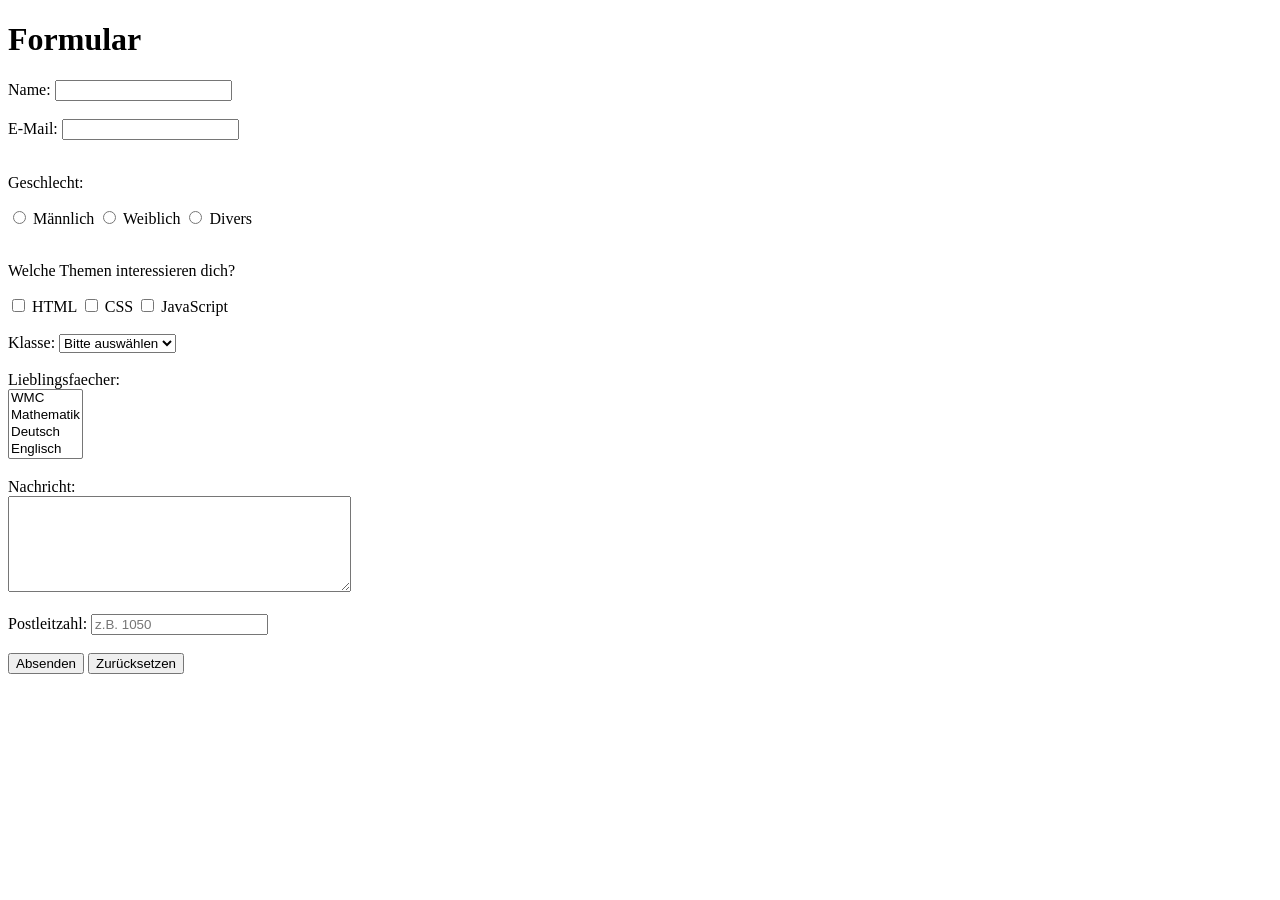
<file: index2.html>
<!DOCTYPE html>
<html lang="de">
<head>
    <meta charset="UTF-8">
    <title>Formular</title>
</head>

<body>

    <h1>Formular</h1>

    <form action="mailto:AK210524@spengergasse.at?subject=Formular"
          method="post"
          enctype="text/plain">

        <!-- Texteingabe -->
        <label for="name">Name:</label>
        <input type="text"
               id="name"
               name="Name"
               required>

        <br><br>

        <!-- Weiteres Eingabefeld -->
        <label for="email">E-Mail:</label>
        <input type="email"
               id="email"
               name="E-Mail"
               required>

        <br><br>

        <!-- Radiobutton -->
        <p>Geschlecht:</p>

        <input type="radio"
               id="maennlich"
               name="Geschlecht"
               value="Männlich"
               required>

        <label for="maennlich">Männlich</label>

        <input type="radio"
               id="weiblich"
               name="Geschlecht"
               value="Weiblich">

        <label for="weiblich">Weiblich</label>

        <input type="radio"
               id="divers"
               name="Geschlecht"
               value="Divers">

        <label for="divers">Divers</label>

        <br><br>

        <!-- Checkbox -->
        <p>Welche Themen interessieren dich?</p>

        <input type="checkbox"
               id="html"
               name="HTML"
               value="Ja">

        <label for="html">HTML</label>

        <input type="checkbox"
               id="css"
               name="CSS"
               value="Ja">

        <label for="css">CSS</label>

        <input type="checkbox"
               id="javascript"
               name="JavaScript"
               value="Ja">

        <label for="javascript">JavaScript</label>

        <br><br>

        <!-- Dropdown -->
        <label for="klasse">Klasse:</label>

        <select id="klasse"
                name="Klasse"
                required>

            <option value="">Bitte auswählen</option>
            <option value="1AHIT">1AHIT</option>
            <option value="2AHIT">2AHIT</option>
            <option value="3AHIT">3AHIT</option>
            <option value="4AHIT">4AHIT</option>
            <option value="5AHIT">5AHIT</option>

        </select>

        <br><br>

        <!-- Mehrfachauswahl -->
        <label for="faecher">
            Lieblingsfaecher:
        </label>

        <br>

        <select id="faecher"
                name="Lieblingsfaecher"
                multiple
                size="4">

            <option value="WMC">WMC</option>
            <option value="Mathematik">Mathematik</option>
            <option value="Deutsch">Deutsch</option>
            <option value="Englisch">Englisch</option>

        </select>

        <br><br>

        <!-- Mehrzeiliges Textfeld -->
        <label for="nachricht">
            Nachricht:
        </label>

        <br>

        <textarea id="nachricht"
                  name="Nachricht"
                  rows="6"
                  cols="40"
                  required></textarea>

        <br><br>

        <!-- weiteres Eingabefeld + Pattern -->
        <label for="plz">
            Postleitzahl:
        </label>

        <input type="text"
               id="plz"
               name="Postleitzahl"
               pattern="[0-9]{4}"
               placeholder="z.B. 1050"
               required>

        <br><br>

        <input type="submit"
               value="Absenden">

        <input type="reset"
               value="Zurücksetzen">

    </form>

</body>
</html>
</file>
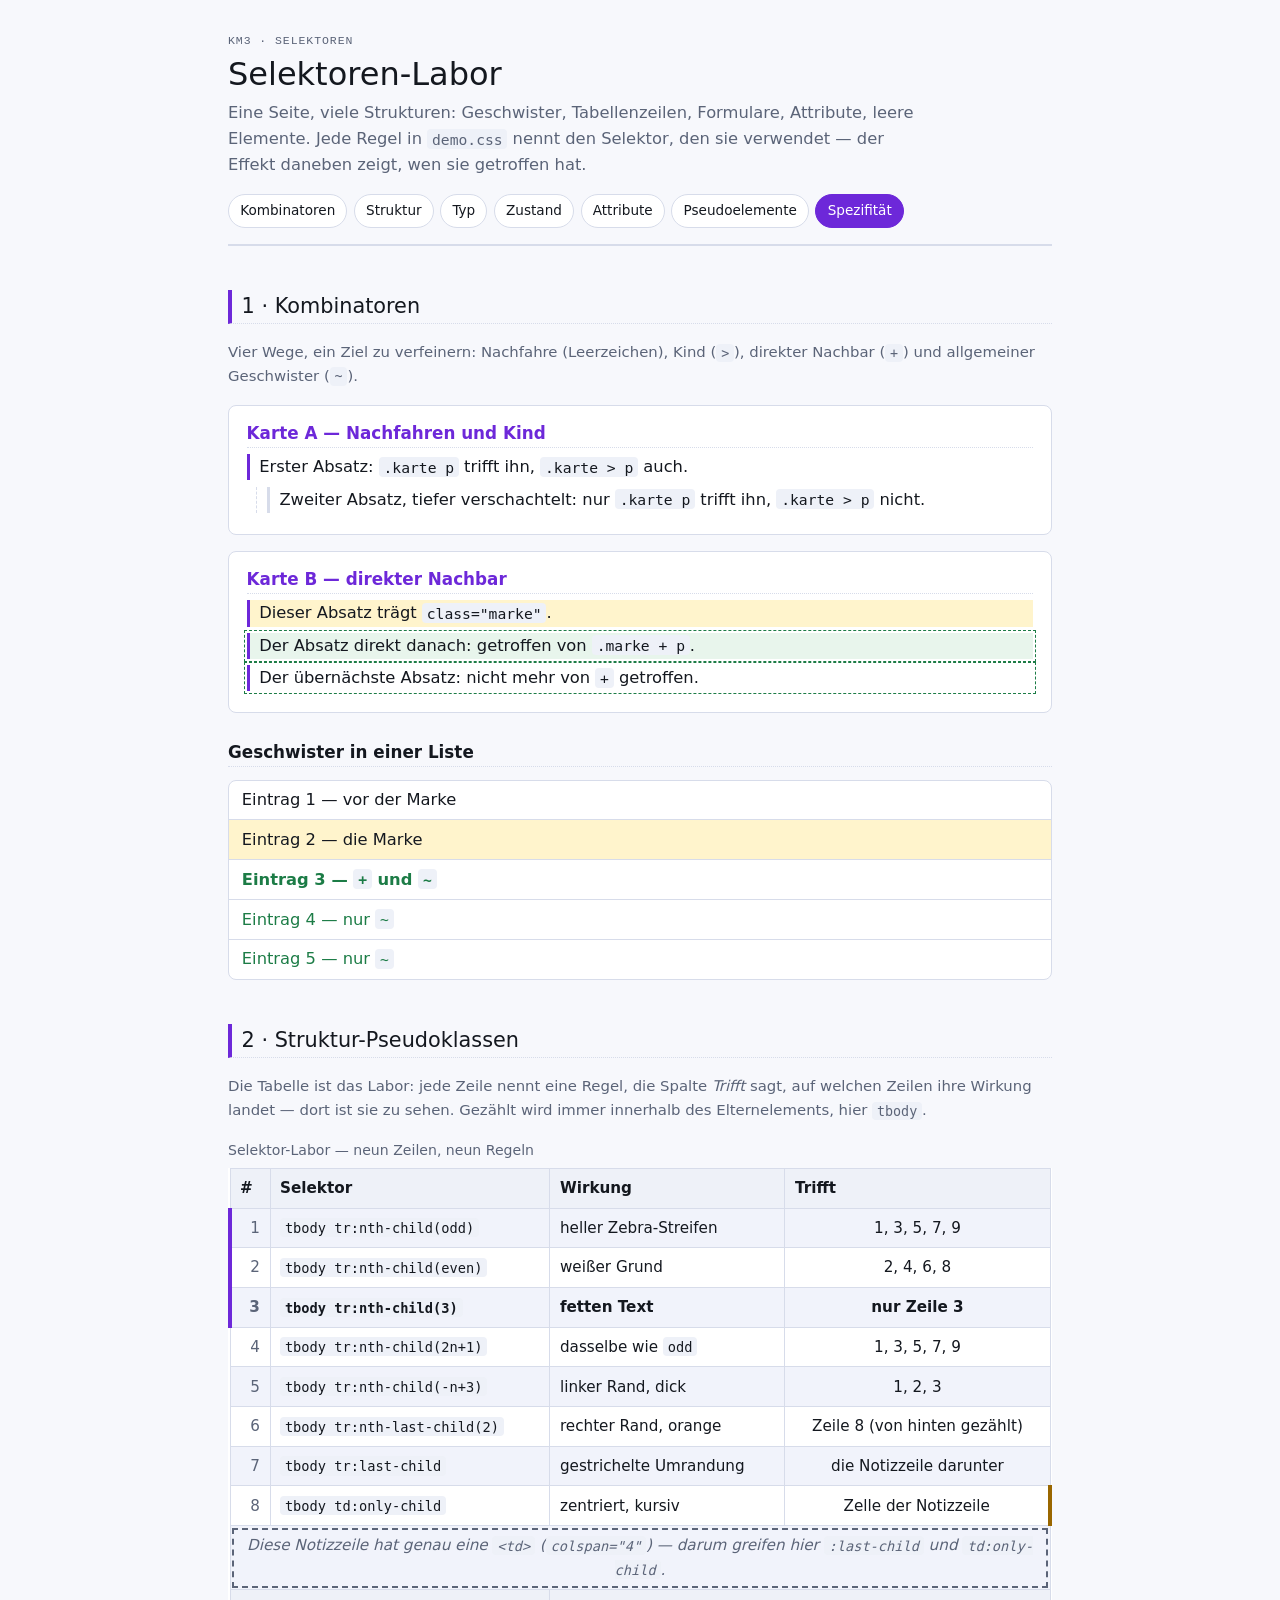
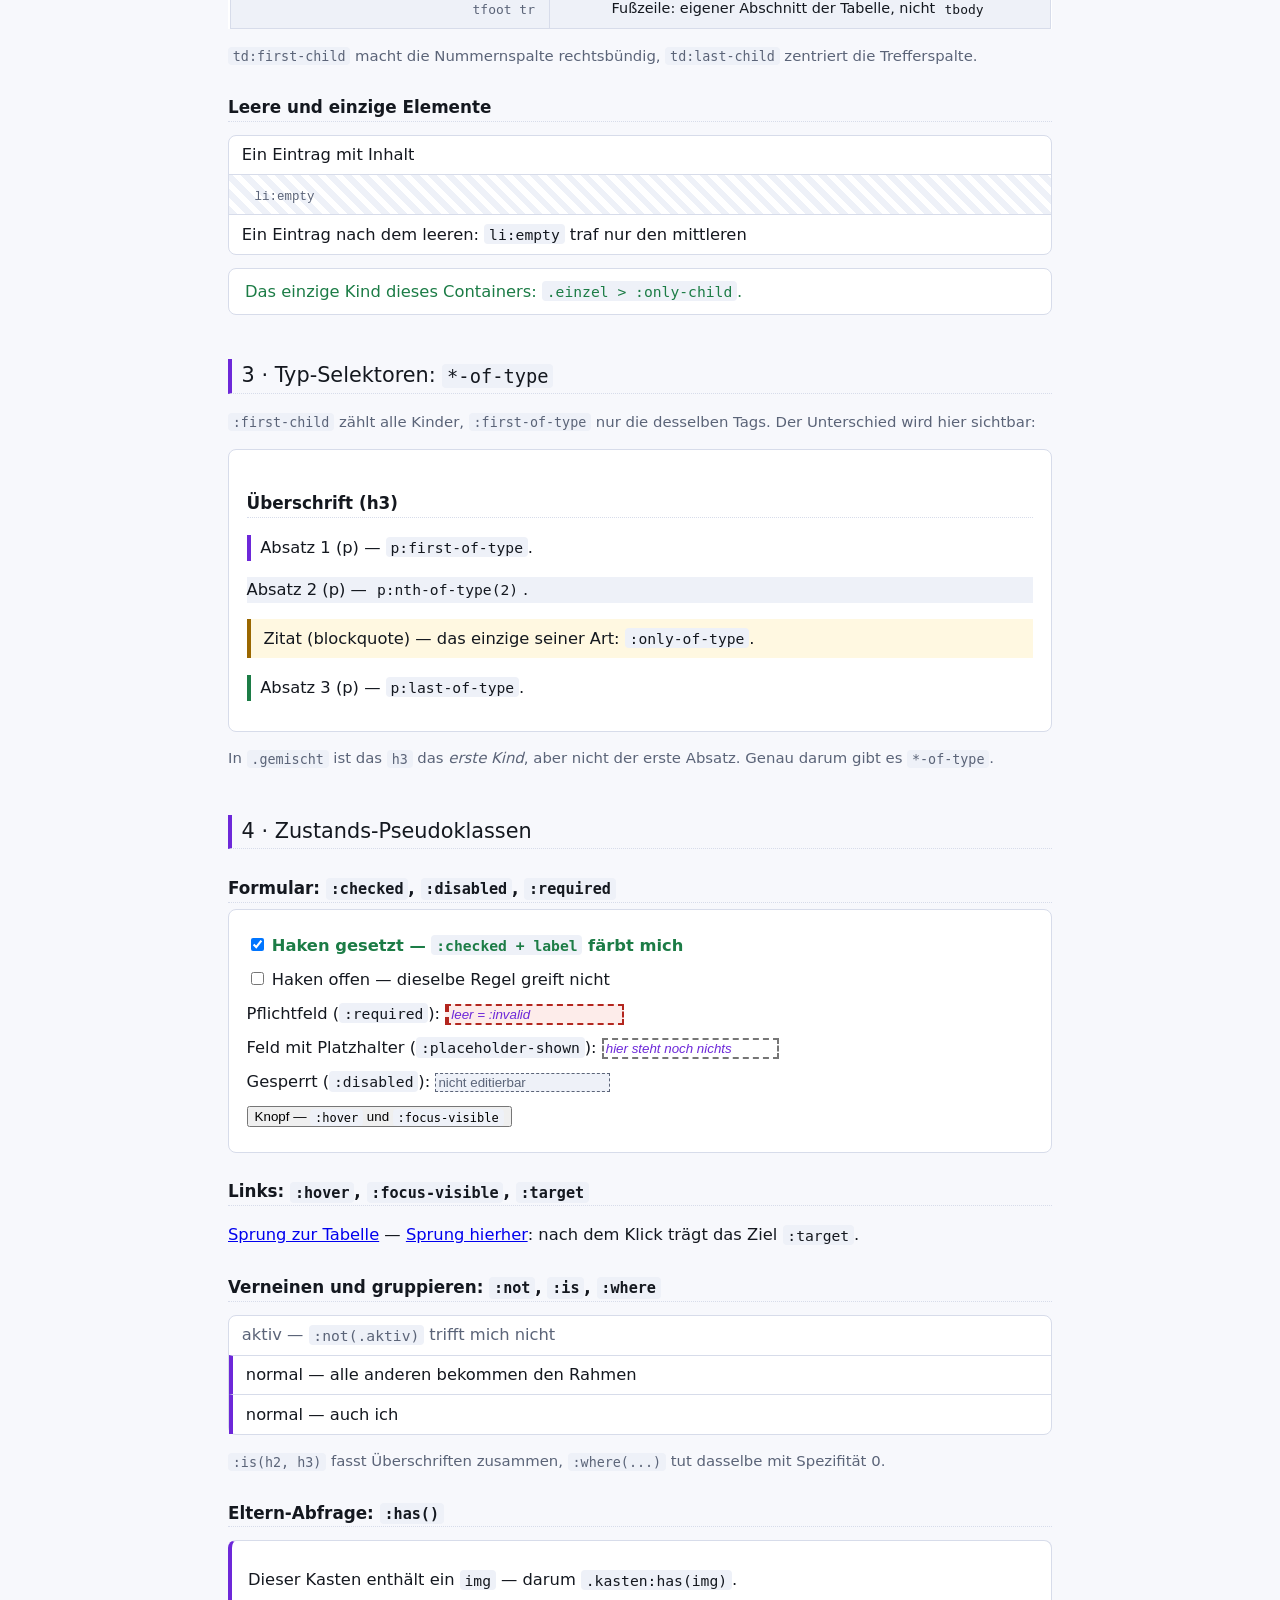
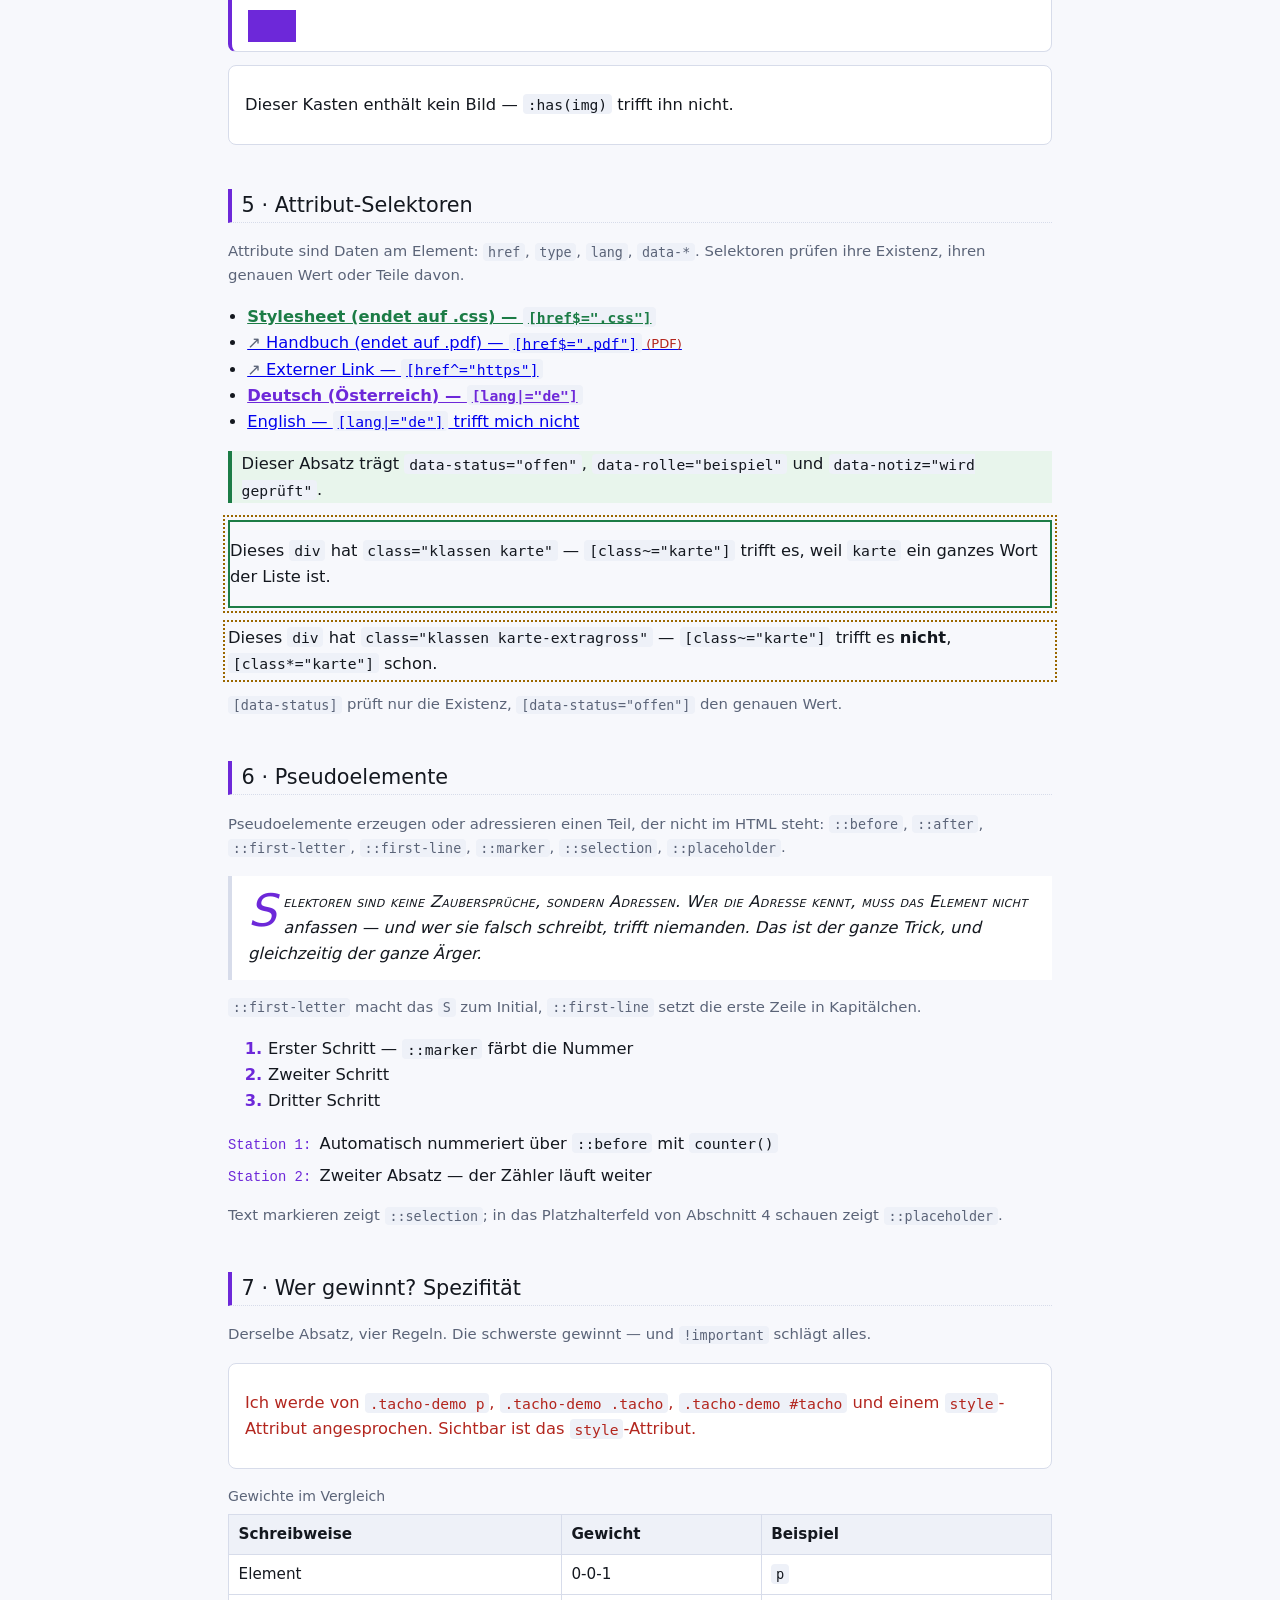
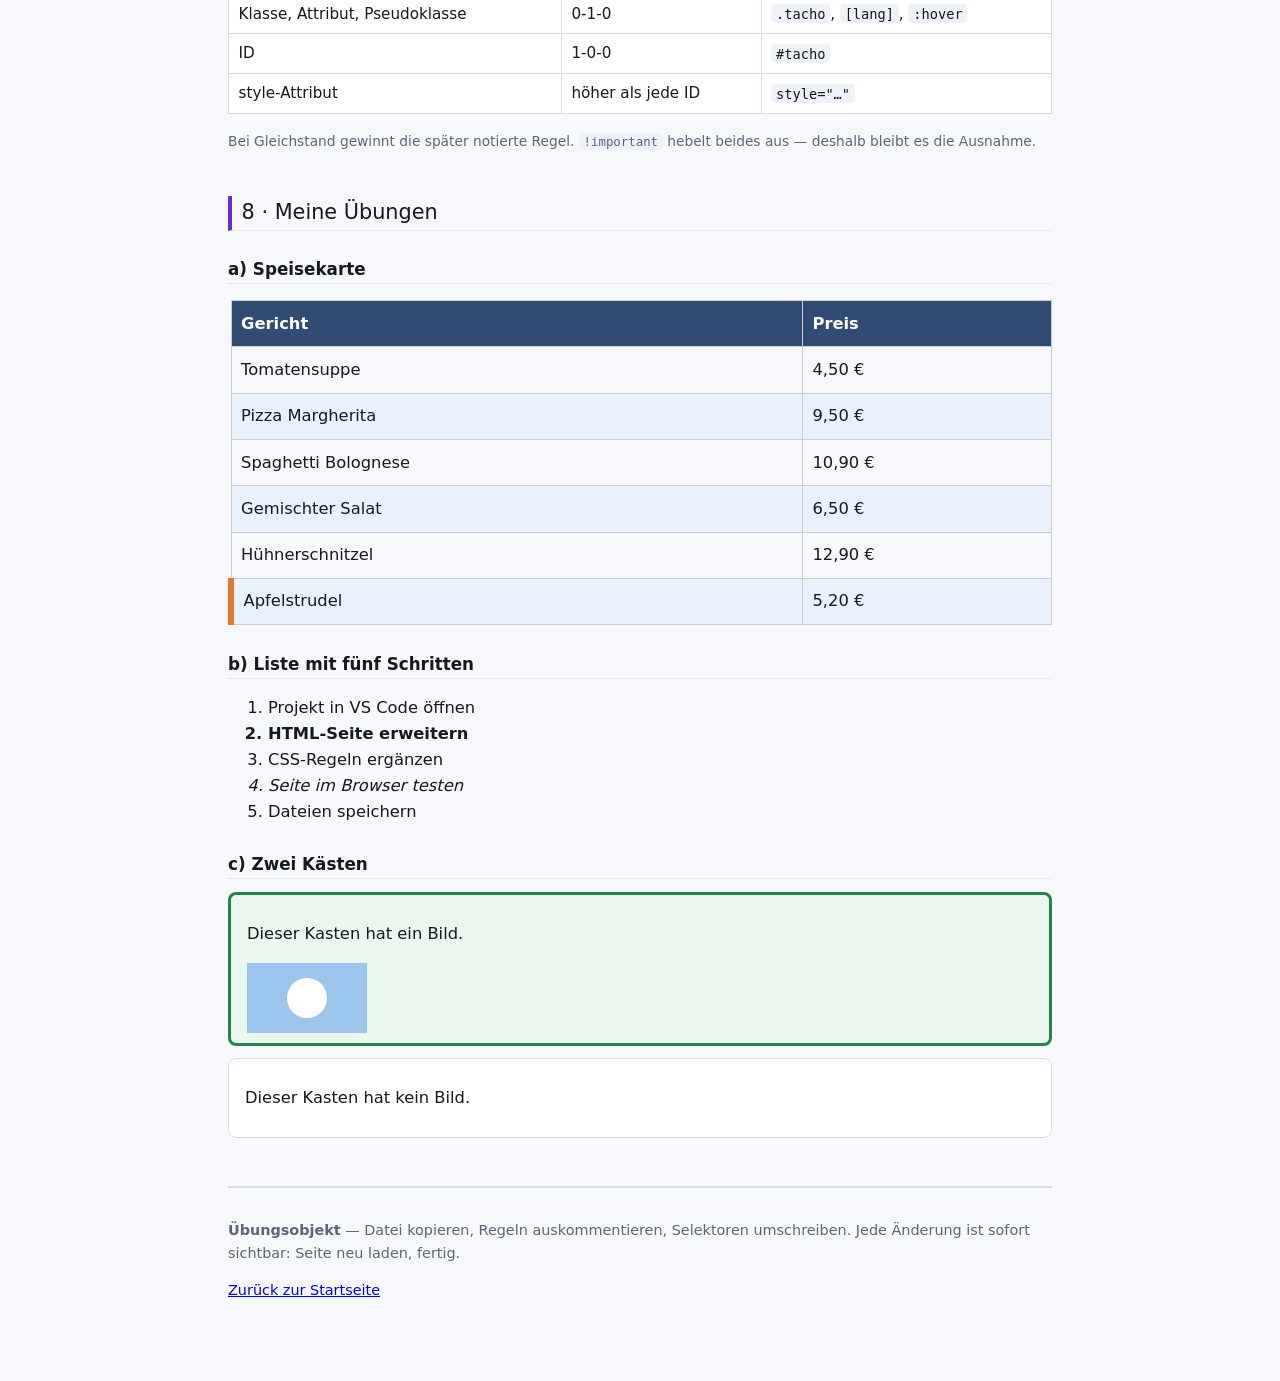
<file: KM3-04-css-selektoren/demo.html>
<!DOCTYPE html>
<html lang="de">
<head>
    <meta charset="UTF-8">
    <meta name="viewport" content="width=device-width, initial-scale=1.0">
    <title>Selektoren-Labor — jede Regel trifft genau, was sie soll</title>
    <link rel="stylesheet" href="demo.css">
</head>
<body>

<!-- ===================================================================
     Diese Seite ist das Übungsobjekt: lauter Strukturen, an denen sich
     jede Selektoren-Art zeigen lässt. demo.css daneben enthält zu jeder
     Regel einen Kommentar mit dem Selektor und seiner Wirkung.
     Vorgehen: DevTools öffnen (F12) → Elements → Element anklicken →
     rechts unter „Styles" sieht man, welche Regel greift. Regel in
     demo.css auskommentieren → Effekt verschwindet.
     =================================================================== -->

<header class="seite">
    <p class="kicker">KM3 · Selektoren</p>
    <h1>Selektoren-Labor</h1>
    <p class="intro">
        Eine Seite, viele Strukturen: Geschwister, Tabellenzeilen, Formulare,
        Attribute, leere Elemente. Jede Regel in <code>demo.css</code> nennt
        den Selektor, den sie verwendet — der Effekt daneben zeigt, wen sie
        getroffen hat.
    </p>
    <nav class="wegweiser" aria-label="Abschnitte">
        <a href="#kombinatoren">Kombinatoren</a>
        <a href="#struktur">Struktur</a>
        <a href="#typ">Typ</a>
        <a href="#zustand">Zustand</a>
        <a href="#attribute">Attribute</a>
        <a href="#pseudo">Pseudoelemente</a>
        <a href="#spezifitaet">Spezifität</a>
    </nav>
</header>

<main>

<!-- ------------------------------------------------------ Kombinatoren -->
<section id="kombinatoren">
    <h2>1 · Kombinatoren</h2>
    <p class="hinweis">
        Vier Wege, ein Ziel zu verfeinern: Nachfahre (Leerzeichen),
        Kind (<code>&gt;</code>), direkter Nachbar (<code>+</code>) und
        allgemeiner Geschwister (<code>~</code>).
    </p>

    <article class="karte">
        <h3>Karte A — Nachfahren und Kind</h3>
        <p>Erster Absatz: <code>.karte p</code> trifft ihn, <code>.karte &gt; p</code> auch.</p>
        <div class="innen">
            <p>Zweiter Absatz, tiefer verschachtelt: nur <code>.karte p</code> trifft ihn,
                <code>.karte &gt; p</code> nicht.</p>
        </div>
    </article>

    <article class="karte">
        <h3>Karte B — direkter Nachbar</h3>
        <p class="marke">Dieser Absatz trägt <code>class="marke"</code>.</p>
        <p>Der Absatz direkt danach: getroffen von <code>.marke + p</code>.</p>
        <p>Der übernächste Absatz: nicht mehr von <code>+</code> getroffen.</p>
    </article>

    <h3>Geschwister in einer Liste</h3>
    <ul class="liste">
        <li>Eintrag 1 — vor der Marke</li>
        <li class="marke">Eintrag 2 — die Marke</li>
        <li>Eintrag 3 — <code>+</code> und <code>~</code></li>
        <li>Eintrag 4 — nur <code>~</code></li>
        <li>Eintrag 5 — nur <code>~</code></li>
    </ul>
</section>

<!-- ---------------------------------------------------------- Struktur -->
<section id="struktur">
    <h2>2 · Struktur-Pseudoklassen</h2>
    <p class="hinweis">
        Die Tabelle ist das Labor: jede Zeile nennt eine Regel, die Spalte
        <em>Trifft</em> sagt, auf welchen Zeilen ihre Wirkung landet — dort
        ist sie zu sehen. Gezählt wird immer innerhalb des Elternelements,
        hier <code>tbody</code>.
    </p>

    <table class="labor">
        <caption>Selektor-Labor — neun Zeilen, neun Regeln</caption>
        <thead>
            <tr>
                <th scope="col">#</th>
                <th scope="col">Selektor</th>
                <th scope="col">Wirkung</th>
                <th scope="col">Trifft</th>
            </tr>
        </thead>
        <tbody>
            <tr>
                <td>1</td>
                <td><code>tbody tr:nth-child(odd)</code></td>
                <td>heller Zebra-Streifen</td>
                <td>1, 3, 5, 7, 9</td>
            </tr>
            <tr>
                <td>2</td>
                <td><code>tbody tr:nth-child(even)</code></td>
                <td>weißer Grund</td>
                <td>2, 4, 6, 8</td>
            </tr>
            <tr>
                <td>3</td>
                <td><code>tbody tr:nth-child(3)</code></td>
                <td>fetten Text</td>
                <td>nur Zeile 3</td>
            </tr>
            <tr>
                <td>4</td>
                <td><code>tbody tr:nth-child(2n+1)</code></td>
                <td>dasselbe wie <code>odd</code></td>
                <td>1, 3, 5, 7, 9</td>
            </tr>
            <tr>
                <td>5</td>
                <td><code>tbody tr:nth-child(-n+3)</code></td>
                <td>linker Rand, dick</td>
                <td>1, 2, 3</td>
            </tr>
            <tr>
                <td>6</td>
                <td><code>tbody tr:nth-last-child(2)</code></td>
                <td>rechter Rand, orange</td>
                <td>Zeile 8 (von hinten gezählt)</td>
            </tr>
            <tr>
                <td>7</td>
                <td><code>tbody tr:last-child</code></td>
                <td>gestrichelte Umrandung</td>
                <td>die Notizzeile darunter</td>
            </tr>
            <tr>
                <td>8</td>
                <td><code>tbody td:only-child</code></td>
                <td>zentriert, kursiv</td>
                <td>Zelle der Notizzeile</td>
            </tr>
            <tr>
                <td colspan="4">Diese Notizzeile hat genau eine <code>&lt;td&gt;</code> (<code>colspan="4"</code>) — darum greifen hier <code>:last-child</code> und <code>td:only-child</code>.</td>
            </tr>
        </tbody>
        <tfoot>
            <tr>
                <td colspan="2"><code>tfoot tr</code></td>
                <td colspan="2">Fußzeile: eigener Abschnitt der Tabelle, nicht <code>tbody</code></td>
            </tr>
        </tfoot>
    </table>

    <p class="hinweis">
        <code>td:first-child</code> macht die Nummernspalte rechtsbündig,
        <code>td:last-child</code> zentriert die Trefferspalte.
    </p>

    <h3>Leere und einzige Elemente</h3>
    <ul class="liste">
        <li>Ein Eintrag mit Inhalt</li>
        <li class="leer"></li>
        <li>Ein Eintrag nach dem leeren: <code>li:empty</code> traf nur den mittleren</li>
    </ul>
    <div class="einzel">
        <p>Das einzige Kind dieses Containers: <code>.einzel &gt; :only-child</code>.</p>
    </div>
</section>

<!-- --------------------------------------------------------------- Typ -->
<section id="typ">
    <h2>3 · Typ-Selektoren: <code>*-of-type</code></h2>
    <p class="hinweis">
        <code>:first-child</code> zählt alle Kinder, <code>:first-of-type</code>
        nur die desselben Tags. Der Unterschied wird hier sichtbar:
    </p>

    <article class="gemischt">
        <h3>Überschrift (h3)</h3>
        <p>Absatz 1 (p) — <code>p:first-of-type</code>.</p>
        <p>Absatz 2 (p) — <code>p:nth-of-type(2)</code>.</p>
        <blockquote>Zitat (blockquote) — das einzige seiner Art: <code>:only-of-type</code>.</blockquote>
        <p>Absatz 3 (p) — <code>p:last-of-type</code>.</p>
    </article>

    <p class="hinweis">
        In <code>.gemischt</code> ist das <code>h3</code> das
        <em>erste Kind</em>, aber nicht der erste Absatz. Genau darum gibt es
        <code>*-of-type</code>.
    </p>
</section>

<!-- ----------------------------------------------------------- Zustand -->
<section id="zustand">
    <h2>4 · Zustands-Pseudoklassen</h2>

    <h3>Formular: <code>:checked</code>, <code>:disabled</code>, <code>:required</code></h3>
    <form class="formular">
        <p class="feld">
            <input type="checkbox" id="demo-haken" checked>
            <label for="demo-haken">Haken gesetzt — <code>:checked + label</code> färbt mich</label>
        </p>
        <p class="feld">
            <input type="checkbox" id="demo-haken-2">
            <label for="demo-haken-2">Haken offen — dieselbe Regel greift nicht</label>
        </p>
        <p class="feld">
            <label for="demo-text">Pflichtfeld (<code>:required</code>):</label>
            <input type="text" id="demo-text" required placeholder="leer = :invalid">
        </p>
        <p class="feld">
            <label for="demo-text-2">Feld mit Platzhalter (<code>:placeholder-shown</code>):</label>
            <input type="text" id="demo-text-2" placeholder="hier steht noch nichts">
        </p>
        <p class="feld">
            <label for="demo-gesperrt">Gesperrt (<code>:disabled</code>):</label>
            <input type="text" id="demo-gesperrt" value="nicht editierbar" disabled>
        </p>
        <p class="feld">
            <button type="button">Knopf — <code>:hover</code> und <code>:focus-visible</code></button>
        </p>
    </form>

    <h3>Links: <code>:hover</code>, <code>:focus-visible</code>, <code>:target</code></h3>
    <p>
        <a href="#struktur">Sprung zur Tabelle</a> —
        <a href="#zustand">Sprung hierher</a>: nach dem Klick trägt das Ziel
        <code>:target</code>.
    </p>

    <h3>Verneinen und gruppieren: <code>:not</code>, <code>:is</code>, <code>:where</code></h3>
    <ul class="liste auswahl">
        <li class="aktiv">aktiv — <code>:not(.aktiv)</code> trifft mich nicht</li>
        <li>normal — alle anderen bekommen den Rahmen</li>
        <li>normal — auch ich</li>
    </ul>
    <p class="hinweis">
        <code>:is(h2, h3)</code> fasst Überschriften zusammen,
        <code>:where(...)</code> tut dasselbe mit Spezifität 0.
    </p>

    <h3>Eltern-Abfrage: <code>:has()</code></h3>
    <div class="kasten">
        <p>Dieser Kasten enthält ein <code>img</code> — darum <code>.kasten:has(img)</code>.</p>
        <img src="data:image/svg+xml,%3Csvg xmlns='http://www.w3.org/2000/svg' width='48' height='32'%3E%3Crect width='48' height='32' fill='%236d28d9'/%3E%3C/svg%3E"
             alt="Platzhalterbild" width="48" height="32">
    </div>
    <div class="kasten">
        <p>Dieser Kasten enthält kein Bild — <code>:has(img)</code> trifft ihn nicht.</p>
    </div>
</section>

<!-- -------------------------------------------------------- Attribute -->
<section id="attribute">
    <h2>5 · Attribut-Selektoren</h2>
    <p class="hinweis">
        Attribute sind Daten am Element: <code>href</code>, <code>type</code>,
        <code>lang</code>, <code>data-*</code>. Selektoren prüfen ihre
        Existenz, ihren genauen Wert oder Teile davon.
    </p>

    <ul class="links">
        <li><a href="demo.css">Stylesheet (endet auf .css) — <code>[href$=".css"]</code></a></li>
        <li><a href="https://example.org/handbuch.pdf">Handbuch (endet auf .pdf) — <code>[href$=".pdf"]</code></a></li>
        <li><a href="https://example.org/">Externer Link — <code>[href^="https"]</code></a></li>
        <li><a href="#attribute" lang="de-AT">Deutsch (Österreich) — <code>[lang|="de"]</code></a></li>
        <li><a href="#attribute" lang="en">English — <code>[lang|="de"]</code> trifft mich nicht</a></li>
    </ul>

    <p class="daten" data-status="offen" data-rolle="beispiel" data-notiz="wird geprüft">
        Dieser Absatz trägt <code>data-status="offen"</code>,
        <code>data-rolle="beispiel"</code> und
        <code>data-notiz="wird geprüft"</code>.
    </p>

    <div class="klassen karte">
        <p>Dieses <code>div</code> hat <code>class="klassen karte"</code> —
            <code>[class~="karte"]</code> trifft es, weil <code>karte</code>
            ein ganzes Wort der Liste ist.</p>
    </div>
    <div class="klassen karte-extragross">
        <p>Dieses <code>div</code> hat <code>class="klassen karte-extragross"</code> —
            <code>[class~="karte"]</code> trifft es <strong>nicht</strong>,
            <code>[class*="karte"]</code> schon.</p>
    </div>

    <p class="hinweis">
        <code>[data-status]</code> prüft nur die Existenz,
        <code>[data-status="offen"]</code> den genauen Wert.
    </p>
</section>

<!-- ---------------------------------------------------- Pseudoelemente -->
<section id="pseudo">
    <h2>6 · Pseudoelemente</h2>
    <p class="hinweis">
        Pseudoelemente erzeugen oder adressieren einen Teil, der nicht im HTML
        steht: <code>::before</code>, <code>::after</code>, <code>::first-letter</code>,
        <code>::first-line</code>, <code>::marker</code>, <code>::selection</code>,
        <code>::placeholder</code>.
    </p>

    <blockquote class="zitat">
        Selektoren sind keine Zaubersprüche, sondern Adressen. Wer die Adresse
        kennt, muss das Element nicht anfassen — und wer sie falsch schreibt,
        trifft niemanden. Das ist der ganze Trick, und gleichzeitig der ganze
        Ärger.
    </blockquote>
    <p class="hinweis">
        <code>::first-letter</code> macht das <code>S</code> zum Initial,
        <code>::first-line</code> setzt die erste Zeile in Kapitälchen.
    </p>

    <ol class="schritte">
        <li>Erster Schritt — <code>::marker</code> färbt die Nummer</li>
        <li>Zweiter Schritt</li>
        <li>Dritter Schritt</li>
    </ol>

    <p class="zaehler">Automatisch nummeriert über <code>::before</code> mit <code>counter()</code></p>
    <p class="zaehler">Zweiter Absatz — der Zähler läuft weiter</p>

    <p class="hinweis">
        Text markieren zeigt <code>::selection</code>; in das Platzhalterfeld
        von Abschnitt 4 schauen zeigt <code>::placeholder</code>.
    </p>
</section>

<!-- -------------------------------------------------------- Spezifität -->
<section id="spezifitaet">
    <h2>7 · Wer gewinnt? Spezifität</h2>
    <p class="hinweis">
        Derselbe Absatz, vier Regeln. Die schwerste gewinnt — und
        <code>!important</code> schlägt alles.
    </p>

    <div class="tacho-demo">
        <p class="tacho" id="tacho" style="color: #b3261e;">
            Ich werde von <code>.tacho-demo p</code>, <code>.tacho-demo .tacho</code>,
            <code>.tacho-demo #tacho</code> und einem <code>style</code>-Attribut
            angesprochen. Sichtbar ist das <code>style</code>-Attribut.
        </p>
    </div>

    <table class="gewichte">
        <caption>Gewichte im Vergleich</caption>
        <thead>
            <tr><th scope="col">Schreibweise</th><th scope="col">Gewicht</th><th scope="col">Beispiel</th></tr>
        </thead>
        <tbody>
            <tr><td>Element</td><td>0-0-1</td><td><code>p</code></td></tr>
            <tr><td>Klasse, Attribut, Pseudoklasse</td><td>0-1-0</td><td><code>.tacho</code>, <code>[lang]</code>, <code>:hover</code></td></tr>
            <tr><td>ID</td><td>1-0-0</td><td><code>#tacho</code></td></tr>
            <tr><td>style-Attribut</td><td>höher als jede ID</td><td><code>style="…"</code></td></tr>
        </tbody>
    </table>
    <p class="fussnote">
        Bei Gleichstand gewinnt die später notierte Regel. <code>!important</code>
        hebelt beides aus — deshalb bleibt es die Ausnahme.
    </p>
</section>

<!-- Eigene Erweiterung zu Beispiel 1 -->
<section>
    <h2>8 · Meine Übungen</h2>

    <h3>a) Speisekarte</h3>
    <table>
        <thead>
            <tr><th>Gericht</th><th>Preis</th></tr>
        </thead>
        <tbody>
            <tr><td>Tomatensuppe</td><td>4,50 €</td></tr>
            <tr><td>Pizza Margherita</td><td>9,50 €</td></tr>
            <tr><td>Spaghetti Bolognese</td><td>10,90 €</td></tr>
            <tr><td>Gemischter Salat</td><td>6,50 €</td></tr>
            <tr><td>Hühnerschnitzel</td><td>12,90 €</td></tr>
            <tr><td>Apfelstrudel</td><td>5,20 €</td></tr>
        </tbody>
    </table>

    <h3>b) Liste mit fünf Schritten</h3>
    <ol>
        <li>Projekt in VS Code öffnen</li>
        <li>HTML-Seite erweitern</li>
        <li>CSS-Regeln ergänzen</li>
        <li>Seite im Browser testen</li>
        <li>Dateien speichern</li>
    </ol>

    <h3>c) Zwei Kästen</h3>
    <div class="kasten">
        <p>Dieser Kasten hat ein Bild.</p>
        <img src="data:image/svg+xml,%3Csvg xmlns='http://www.w3.org/2000/svg' width='120' height='70'%3E%3Crect width='120' height='70' fill='%239bc5ed'/%3E%3Ccircle cx='60' cy='35' r='20' fill='%23ffffff'/%3E%3C/svg%3E"
             alt="Ein einfaches blaues Beispielbild" width="120" height="70">
    </div>
    <div class="kasten">
        <p>Dieser Kasten hat kein Bild.</p>
    </div>
</section>

</main>

<footer class="seite">
    <p>
        <strong>Übungsobjekt</strong> — Datei kopieren, Regeln auskommentieren,
        Selektoren umschreiben. Jede Änderung ist sofort sichtbar:
        Seite neu laden, fertig.
    </p>
    <p><a href="../index.html">Zurück zur Startseite</a></p>
</footer>

</body>
</html>
</file>
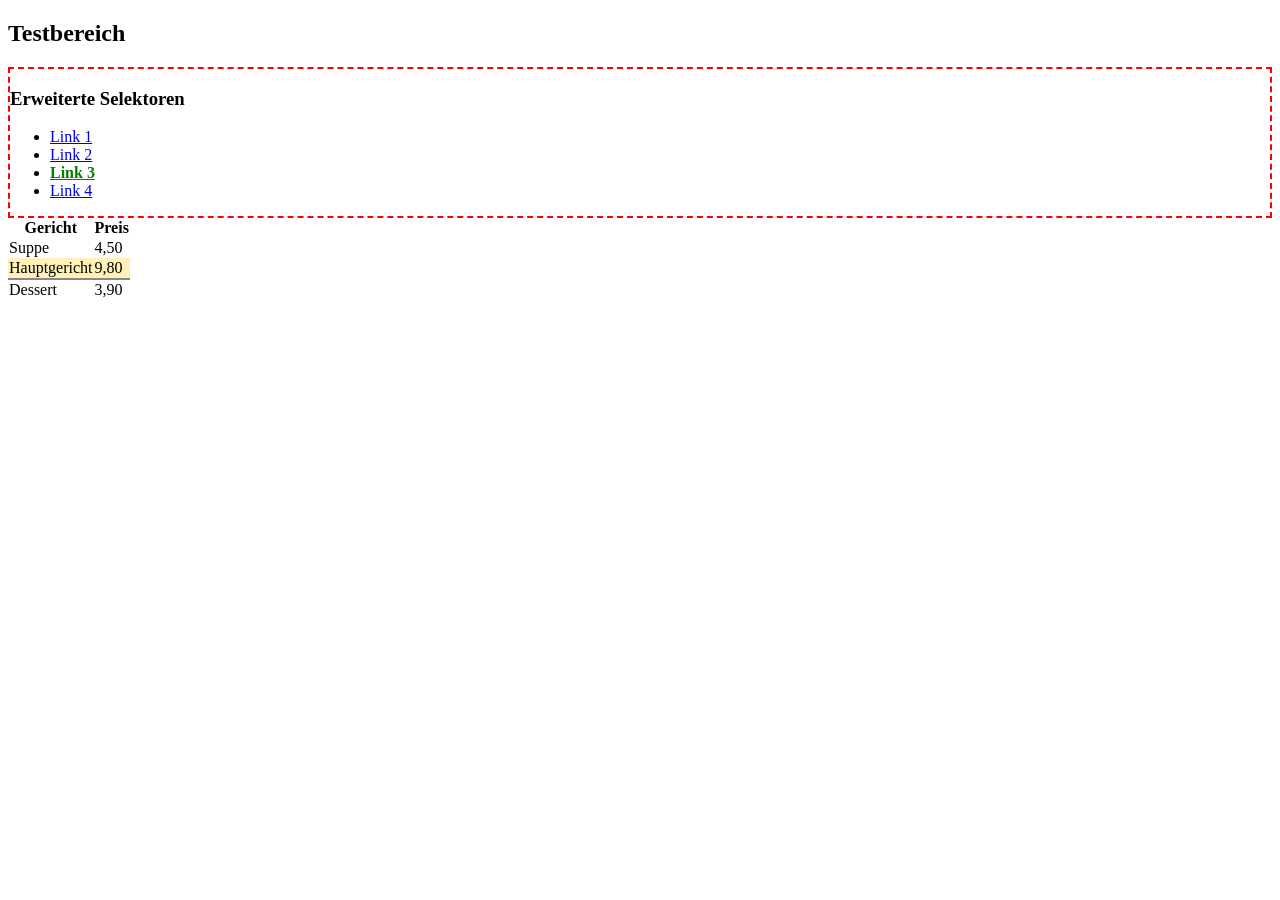
<file: KM3-04-css-selektoren/testbereich.html>
<!DOCTYPE html>
<html lang="de">
<head>
    <meta charset="UTF-8">
    <meta name="viewport" content="width=device-width, initial-scale=1.0">
    <title>Beispiel 3 – Kontrolle</title>
    <link rel="stylesheet" href="loesung.css">
</head>
<body>
<article class="testbereich">
    <h2>Testbereich</h2>

    <section data-topic="css-adv-selectors">
        <h3>Erweiterte Selektoren</h3>
        <ul>
            <li><a href="#">Link 1</a></li>
            <li><a href="#">Link 2</a></li>
            <li><a href="#">Link 3</a></li>
            <li><a href="#">Link 4</a></li>
        </ul>
    </section>

    <table class="preise">
        <tr><th>Gericht</th><th>Preis</th></tr>
        <tr><td>Suppe</td><td>4,50</td></tr>
        <tr><td>Hauptgericht</td><td>9,80</td></tr>
        <tr><td>Dessert</td><td>3,90</td></tr>
    </table>
</article>
</body>
</html>
</file>
<file: KM3-04-css-selektoren/demo.css>
/* ===================================================================
   Selektoren-Labor — Stylesheet zur Demo-Seite.

   Aufbau: Abschnitte in derselben Reihenfolge wie demo.html. Über jeder
   Regel steht der Selektor, der hier etwas zeigt, und was er bewirkt.
   Alle Effekte sind absichtlich grob sichtbar: farbige Ränder, Flächen,
   Fettschrift. Wer eine Regel auskommentiert, sieht sofort, wen sie
   getroffen hat.

   Kein Framework, keine externen Dateien: nur diese eine CSS-Datei.
   =================================================================== */

:root {
    --text: #14181f;
    --muted: #5b6478;
    --line: #d7dcea;
    --bg: #f7f8fc;
    --panel: #ffffff;
    --tint: #eef1f8;
    --zebra: #f1f3fb;
    --accent: #6d28d9;
    --ok: #1c7c46;
    --warn: #9a6700;
    --err: #b3261e;
}

* { box-sizing: border-box; }

/* body — Grundlesbarkeit; die Demo ist bewusst hell (Projektion + Ausdruck) */
body {
    max-width: 54rem;
    margin: 0 auto;
    padding: 2rem 1.25rem 4rem;
    font-family: "Segoe UI", system-ui, -apple-system, sans-serif;
    font-size: 1.02rem;
    line-height: 1.6;
    color: var(--text);
    background: var(--bg);
}

/* code — Monospace auf hellem Grund, damit Selektoren ins Auge fallen */
code {
    font-family: "Cascadia Code", Consolas, "DejaVu Sans Mono", monospace;
    font-size: 0.9em;
    background: var(--tint);
    padding: 0.1rem 0.3rem;
    border-radius: 4px;
}

/* ------------------------------------------------------------- Grundriss */

/* h2 — Abschnittsüberschriften mit Akzentkante */
h2 {
    margin-top: 2.75rem;
    padding-left: 0.6rem;
    border-left: 4px solid var(--accent);
    font-size: 1.3rem;
    font-weight: 500;
}

/* h3 — Zwischenüberschriften */
h3 {
    margin: 1.6rem 0 0.4rem;
    font-size: 1.05rem;
}

/* .kicker — kleine Vorzeile im Seitenkopf */
.kicker {
    margin: 0;
    font-family: "Cascadia Code", Consolas, monospace;
    font-size: 0.72rem;
    text-transform: uppercase;
    letter-spacing: 0.08em;
    color: var(--muted);
}

/* header.seite, footer.seite — Kopf und Fuß der Seite */
header.seite {
    border-bottom: 2px solid var(--line);
    padding-bottom: 1rem;
    margin-bottom: 1.5rem;
}

footer.seite {
    margin-top: 3rem;
    border-top: 2px solid var(--line);
    padding-top: 1rem;
    color: var(--muted);
    font-size: 0.9rem;
}

/* h1 — nur eine Hauptüberschrift, groß genug für den Beamer */
h1 {
    margin: 0.3rem 0 0.4rem;
    font-size: 2rem;
    font-weight: 500;
    line-height: 1.2;
}

/* .intro — Einleitungssatz */
.intro {
    max-width: 44rem;
    margin: 0 0 1rem;
    color: var(--muted);
}

/* .hinweis — graue Erklärzeile unter einem Beispiel */
.hinweis {
    color: var(--muted);
    font-size: 0.93rem;
}

/* .fussnote — Kleingedrucktes */
.fussnote {
    color: var(--muted);
    font-size: 0.86rem;
}

/* section:target — die angesprungene Sektion bekommt einen Farbstreifen */
section:target {
    background: linear-gradient(90deg, var(--tint), transparent 70%);
    outline: 1px dashed var(--line);
}

/* -------------------------------------------------- Navigation (Kopf) */

/* nav.wegweiser — Sprungmarken als Chips */
.wegweiser {
    display: flex;
    flex-wrap: wrap;
    gap: 0.4rem;
}

/* nav.wegweiser a — jeder Chip */
.wegweiser a {
    padding: 0.3rem 0.7rem;
    border: 1px solid var(--line);
    border-radius: 999px;
    background: var(--panel);
    color: var(--text);
    text-decoration: none;
    font-size: 0.85rem;
}

/* nav.wegweiser a:hover, a:focus-visible — Rückmeldung für Maus und Tastatur */
.wegweiser a:hover {
    border-color: var(--accent);
    color: var(--accent);
}

.wegweiser a:focus-visible {
    outline: 3px solid var(--accent);
    outline-offset: 2px;
}

/* nav.wegweiser a:last-child — der letzte Chip hebt sich ab */
.wegweiser a:last-child {
    background: var(--accent);
    color: #ffffff;
    border-color: var(--accent);
}

/* ------------------------------------------------ 1 · Kombinatoren */

/* .karte — Container der Beispiele */
article.karte {
    background: var(--panel);
    border: 1px solid var(--line);
    border-radius: 8px;
    padding: 0.9rem 1.1rem;
    margin: 1rem 0;
}

/* .karte h3 — Nachfahre: jede h3 irgendwo in der Karte */
article.karte h3 {
    margin-top: 0;
    color: var(--accent);
}

/* .karte p — Nachfahre: JEDER Absatz, egal wie tief */
article.karte p {
    margin: 0.4rem 0;
    padding-left: 0.6rem;
    border-left: 3px solid var(--line);
}

/* .karte > p — Kind: nur Absätze, die direkt in der Karte liegen.
   Der verschachtelte Absatz in .innen behält darum den grauen Rand. */
article.karte > p {
    border-left-color: var(--accent);
}

/* .innen — der Verschachtelungs-Kasten */
.innen {
    margin-left: 0.6rem;
    padding-left: 0.6rem;
    border-left: 1px dashed var(--line);
}

/* .marke — das markierte Element, von dem aus Geschwister zählen */
.marke {
    background: #fff4cc;
}

/* .marke + p — direkter Nachbar: nur der EINE Absatz danach */
.marke + p {
    background: #e8f5ec;
    border-left-color: var(--ok);
}

/* .marke ~ p — allgemeiner Geschwister: ALLE Absätze danach */
.marke ~ p {
    outline: 1px dashed var(--ok);
    outline-offset: 2px;
}

/* .liste — Ausgangsliste für die Geschwister-Regeln */
.liste {
    list-style: none;
    margin: 0.8rem 0;
    padding: 0;
    border: 1px solid var(--line);
    border-radius: 8px;
    background: var(--panel);
}

/* .liste li — jeder Eintrag */
.liste li {
    padding: 0.4rem 0.8rem;
}

/* .liste li + li — jeder Eintrag, der einen Vorgänger hat */
.liste li + li {
    border-top: 1px solid var(--line);
}

/* .liste li.marke + li — nur der direkte Nachfolger der Marke */
.liste li.marke + li {
    font-weight: 700;
}

/* .liste li.marke ~ li — alle Nachfolger der Marke */
.liste li.marke ~ li {
    color: var(--ok);
}

/* --------------------------------------------------- 2 · Struktur */

/* table.labor — die Tabelle als Zielscheibe; volle Breite, klares Gitter */
table.labor {
    width: 100%;
    margin: 1rem 0;
    border-collapse: collapse;
    background: var(--panel);
    font-size: 0.95rem;
}

/* caption — Tabellenbeschriftung, links über der Tabelle */
table.labor caption {
    caption-side: top;
    text-align: left;
    padding-bottom: 0.4rem;
    color: var(--muted);
    font-size: 0.88rem;
}

/* table.labor th, table.labor td — Zellenraster */
table.labor th,
table.labor td {
    border: 1px solid var(--line);
    padding: 0.45rem 0.6rem;
    text-align: left;
    vertical-align: top;
}

/* table.labor th — Kopfzellen */
table.labor th {
    background: var(--tint);
}

/* table.labor tbody tr:nth-child(odd) — jede ungerade Zeile im tbody */
table.labor tbody tr:nth-child(odd) {
    background: var(--zebra);
}

/* table.labor tbody tr:nth-child(even) — jede gerade Zeile im tbody */
table.labor tbody tr:nth-child(even) {
    background: var(--panel);
}

/* table.labor tbody tr:nth-child(3) — die dritte Zeile, fetter Text */
table.labor tbody tr:nth-child(3) {
    font-weight: 700;
}

/* table.labor tbody tr:nth-child(2n+1) — dasselbe wie "odd": 2n+1 = 1, 3, 5, 7 …
   Die Regel steht hier, damit man die Schreibweisen vergleichen kann. */
table.labor tbody tr:nth-child(2n+1) {
    background: var(--zebra);
}

/* table.labor tbody tr:nth-child(-n+3) — die ersten drei Zeilen (3, 2, 1) */
table.labor tbody tr:nth-child(-n+3) {
    border-left: 4px solid var(--accent);
}

/* table.labor tbody tr:nth-last-child(2) — die vorletzte Zeile, von hinten gezählt */
table.labor tbody tr:nth-last-child(2) {
    border-right: 4px solid var(--warn);
}

/* tbody tr:last-child — die letzte Zeile im tbody */
table.labor tbody tr:last-child {
    outline: 2px dashed var(--muted);
    outline-offset: -4px;
}

/* tbody td:only-child — eine Zelle, die das einzige Kind ihrer Zeile ist
   (die Zeile mit colspan="4"). Steht vor den Spaltenregeln, damit
   td:last-child die Ausrichtung danach überschreiben kann. */
table.labor tbody td:only-child {
    text-align: center;
    font-style: italic;
    color: var(--muted);
}

/* td:first-child — die erste Zelle jeder Zeile: Nummernspalte, rechtsbündig */
table.labor td:first-child {
    text-align: right;
    color: var(--muted);
    width: 2.5rem;
}

/* td:last-child — die letzte Zelle jeder Zeile: Trefferspalte, zentriert */
table.labor td:last-child {
    text-align: center;
}

/* tfoot tr — die Fußzeile der Tabelle, eigener Abschnitt */
table.labor tfoot tr {
    background: var(--tint);
    font-size: 0.9rem;
}

/* li.leer:empty — ein Element ohne jeden Inhalt (auch ohne Leerzeichen) */
li.leer:empty {
    min-height: 1.6rem;
    background: repeating-linear-gradient(45deg, var(--tint), var(--tint) 6px, var(--panel) 6px, var(--panel) 12px);
}

/* li.leer:empty::after — Beschriftung nur über CSS, das Element bleibt leer */
li.leer:empty::after {
    content: "li:empty";
    margin-left: 0.8rem;
    font-family: "Cascadia Code", Consolas, monospace;
    font-size: 0.78rem;
    color: var(--muted);
}

/* .einzel > :only-child — das einzige Kind seines Containers */
.einzel {
    border: 1px solid var(--line);
    border-radius: 8px;
    padding: 0.6rem 1rem;
    background: var(--panel);
}

.einzel > :only-child {
    margin: 0;
    color: var(--ok);
}

/* -------------------------------------------------------- 3 · Typ */

/* .gemischt — Container für die *-of-type-Demo */
.gemischt {
    background: var(--panel);
    border: 1px solid var(--line);
    border-radius: 8px;
    padding: 0.9rem 1.1rem;
}

/* .gemischt p:first-of-type — der erste Absatz, obwohl oben eine h3 steht */
.gemischt p:first-of-type {
    border-left: 4px solid var(--accent);
    padding-left: 0.6rem;
}

/* .gemischt p:nth-of-type(2) — der zweite Absatz */
.gemischt p:nth-of-type(2) {
    background: var(--tint);
}

/* .gemischt p:last-of-type — der letzte Absatz */
.gemischt p:last-of-type {
    border-left: 4px solid var(--ok);
    padding-left: 0.6rem;
}

/* .gemischt blockquote:only-of-type — das einzige blockquote im Container */
.gemischt blockquote:only-of-type {
    margin: 0.6rem 0;
    padding: 0.4rem 0.8rem;
    border-left: 4px solid var(--warn);
    background: #fff8e1;
}

/* ---------------------------------------------------- 4 · Zustand */

/* .formular — Formularblock */
.formular {
    background: var(--panel);
    border: 1px solid var(--line);
    border-radius: 8px;
    padding: 0.9rem 1.1rem;
}

/* .feld — eine Zeile im Formular */
.feld {
    margin: 0.5rem 0;
}

/* .formular input:checked + label — nur das Label des gesetzten Hakens */
.formular input:checked + label {
    color: var(--ok);
    font-weight: 700;
}

/* input:disabled — gesperrte Felder sind grau und gestrichelt */
input:disabled {
    background: var(--tint);
    border: 1px dashed var(--muted);
    color: var(--muted);
    cursor: not-allowed;
}

/* input:required — Pflichtfelder tragen eine rote Kante */
input:required {
    border-left: 4px solid var(--err);
}

/* input:invalid — ein leeres Pflichtfeld ist sofort ungültig */
input:invalid {
    border-color: var(--err);
    background: #fdecea;
}

/* input:placeholder-shown — Feld zeigt noch seinen Platzhalter */
input:placeholder-shown {
    border-style: dashed;
}

/* button:hover — Rückmeldung auf Mauszeiger */
button:hover {
    background: var(--accent);
    color: #ffffff;
    border-color: var(--accent);
}

/* button:focus-visible — Tastaturfokus, klar sichtbar */
button:focus-visible {
    outline: 3px solid var(--accent);
    outline-offset: 2px;
}

/* .auswahl li:not(.aktiv) — alle Einträge außer dem aktiven */
.auswahl li:not(.aktiv) {
    border-left: 4px solid var(--accent);
}

/* .auswahl li.aktiv — der aktive Eintrag bleibt unmarkiert */
.auswahl li.aktiv {
    color: var(--muted);
}

/* .kasten — Container für die :has()-Demo */
.kasten {
    margin: 0.8rem 0;
    padding: 0.6rem 1rem;
    background: var(--panel);
    border: 1px solid var(--line);
    border-radius: 8px;
}

/* .kasten:has(img) — Kasten MIT Bild bekommt die Akzentkante */
.kasten:has(img) {
    border-left: 4px solid var(--accent);
}

/* .kasten img — Bild im Kasten */
.kasten img {
    display: block;
    margin-top: 0.4rem;
}

/* -------------------------------------------------- 5 · Attribute */

/* .links — Liste der Link-Beispiele */
.links {
    padding-left: 1.2rem;
}

/* a[href$=".css"] — Link, dessen Ziel auf .css endet */
a[href$=".css"] {
    font-weight: 700;
    color: var(--ok);
}

/* a[href$=".pdf"]::after — Zusatz nur über CSS, das HTML bleibt unverändert */
a[href$=".pdf"]::after {
    content: " (PDF)";
    font-size: 0.8em;
    color: var(--err);
}

/* a[href^="https"]::before — externe Links bekommen einen Pfeil */
a[href^="https"]::before {
    content: "↗ ";
    color: var(--muted);
}

/* a[lang|="de"] — Sprachcode "de" oder "de-…" (z. B. de-AT) */
a[lang|="de"] {
    font-weight: 700;
    color: var(--accent);
}

/* p[data-status] — Attribut vorhanden, Wert egal */
p[data-status] {
    padding-left: 0.6rem;
    border-left: 4px solid var(--ok);
}

/* p[data-status="offen"] — Attribut mit genau diesem Wert */
p[data-status="offen"] {
    background: #e8f5ec;
}

/* #attribute [class~="karte"] — "karte" muss ein ganzes Wort der Klassenliste sein */
#attribute [class~="karte"] {
    border: 2px solid var(--ok);
}

/* #attribute [class*="karte"] — "karte" darf irgendwo im Wert stecken */
#attribute [class*="karte"] {
    outline: 2px dotted var(--warn);
    outline-offset: 3px;
}

/* ----------------------------------------------- 6 · Pseudoelemente */

/* .zitat::first-letter — Initial des ersten Buchstabens */
.zitat::first-letter {
    float: left;
    font-size: 2.8rem;
    line-height: 0.9;
    padding: 0.1rem 0.4rem 0 0;
    color: var(--accent);
}

/* .zitat::first-line — die erste Zeile, hier in Kapitälchen */
.zitat::first-line {
    font-variant: small-caps;
    letter-spacing: 0.02em;
}

/* .zitat — der Zitatblock selbst */
.zitat {
    margin: 1rem 0;
    padding: 0.8rem 1rem;
    background: var(--panel);
    border-left: 4px solid var(--line);
    font-style: italic;
}

/* .schritte li::marker — Nummer oder Punkt der Liste */
.schritte li::marker {
    color: var(--accent);
    font-weight: 700;
}

/* #pseudo — Zähler für die .zaehler-Absätze */
#pseudo {
    counter-reset: zaehler;
}

/* .zaehler — jeder Absatz zählt eins weiter */
.zaehler {
    counter-increment: zaehler;
    margin: 0.4rem 0;
}

/* .zaehler::before — die Nummer kommt aus dem Zähler, nicht aus dem HTML */
.zaehler::before {
    content: "Station " counter(zaehler) ": ";
    font-family: "Cascadia Code", Consolas, monospace;
    font-size: 0.85em;
    color: var(--accent);
}

/* ::selection — Text, den man mit der Maus markiert */
::selection {
    background: var(--accent);
    color: #ffffff;
}

/* input::placeholder — der Platzhaltertext im Feld */
input::placeholder {
    color: var(--accent);
    font-style: italic;
}

/* ------------------------------------------------- 7 · Spezifität */

/* Dieselbe Regelkette, drei Gewichte — sichtbar wird die schwerste.
   Reihenfolge zum Ausprobieren:
   1. style-Attribut im HTML löschen  → .tacho-demo #tacho gewinnt (orange)
   2. .tacho-demo #tacho löschen      → .tacho gewinnt (blau)
   3. .tacho-demo .tacho löschen      → p gewinnt (grün) */

/* .tacho-demo — Container, damit nur dieser eine Absatz die Kette zeigt */
.tacho-demo {
    margin: 1rem 0;
    padding: 0.6rem 1rem;
    background: var(--panel);
    border: 1px solid var(--line);
    border-radius: 8px;
}

/* .tacho-demo p — Gewicht 0-1-1 (Klasse + Element) */
.tacho-demo p {
    color: var(--ok);
}

/* .tacho-demo .tacho — Gewicht 0-2-0, schlägt 0-1-1 */
.tacho-demo .tacho {
    color: #1f5fbf;
}

/* .tacho-demo #tacho — Gewicht 1-1-0, schlägt 0-2-0 */
.tacho-demo #tacho {
    color: var(--warn);
}

/* table.gewichte — die Gewichtstabelle */
table.gewichte {
    width: 100%;
    border-collapse: collapse;
    margin: 1rem 0;
    background: var(--panel);
    font-size: 0.95rem;
}

table.gewichte caption {
    caption-side: top;
    text-align: left;
    padding-bottom: 0.4rem;
    color: var(--muted);
    font-size: 0.88rem;
}

table.gewichte th,
table.gewichte td {
    border: 1px solid var(--line);
    padding: 0.45rem 0.6rem;
    text-align: left;
}

table.gewichte th {
    background: var(--tint);
}

/* main :is(h2, h3) — beide Überschriftentypen in EINEM Selektor;
   Gewicht 0-0-2 (main + der schwerste :is-Parameter). */
main :is(h2, h3) {
    border-bottom: 1px dotted var(--line);
}

/* :where(main) :where(h3) — gleiche Auswahl, aber Gewicht 0-0-0.
   Diese Regel steht später und verliert trotzdem: :where zählt nichts.
   Probier es: ersetze sie durch "main h3" — dann verschwindet die
   gepunktete Linie unter den h3. */
:where(main) :where(h3) {
    border-bottom: none;
}

/* -------------------------------------------------- Eigene Aufgabe: Beispiel 1 */
/* Die neue Übung steht als letzter Abschnitt in main. */

/* a) Speisekarte */
main > section:last-child table {
    width: 100%;
    border-collapse: collapse;
    margin: 1rem 0;
}

main > section:last-child th,
main > section:last-child td {
    border: 1px solid #cccccc;
    padding: 0.6rem;
    text-align: left;
}

/* Kopfzeile */
main > section:last-child thead {
    background-color: #304c75;
    color: white;
}

/* Jede zweite Zeile mit Gericht */
main > section:last-child tbody tr:nth-child(even) {
    background-color: #e9f2fc;
}

/* Letztes Gericht links markieren */
main > section:last-child tbody tr:last-child td:first-child {
    border-left: 6px solid #df7835;
}

/* b) Zweiter Schritt fett, vorletzter kursiv */
main > section:last-child ol li:nth-child(2) {
    font-weight: bold;
}

main > section:last-child ol li:nth-last-child(2) {
    font-style: italic;
}

/* c) Nur ein Kasten, der ein Bild enthält */
main > section:last-child .kasten:has(img) {
    border: 3px solid #27834c;
    background-color: #eaf7ee;
}
</file>
<file: KM3-04-css-selektoren/loesung.css>
/* Beispiel 3: CSS-Regeln zum vorgegebenen HTML */

/* a) Sektionen mit passendem data-topic */
article.testbereich section[data-topic^="css-adv"] {
    border: 2px dashed red;
}

/* b) Der direkte Link im dritten Listeneintrag */
article.testbereich section[data-topic^="css-adv"] li:nth-child(3) > a {
    color: green;
    font-weight: bold;
    transition: color 1s;
}

article.testbereich section[data-topic^="css-adv"] li:nth-child(3) > a:hover {
    color: red;
}

/* c) Hauptgericht ist die dritte Tabellenzeile (mit Kopfzeile) */
/* Zusammengefasste Rahmen machen den Rahmen an der Zeile sichtbar. */
table.preise {
    border-collapse: collapse;
}

table.preise tr:nth-child(3) {
    background-color: #fff1b8;
}

/* Letzte Tabellenzeile */
table.preise tr:last-child {
    border-top: 2px solid #888888;
}
</file>
